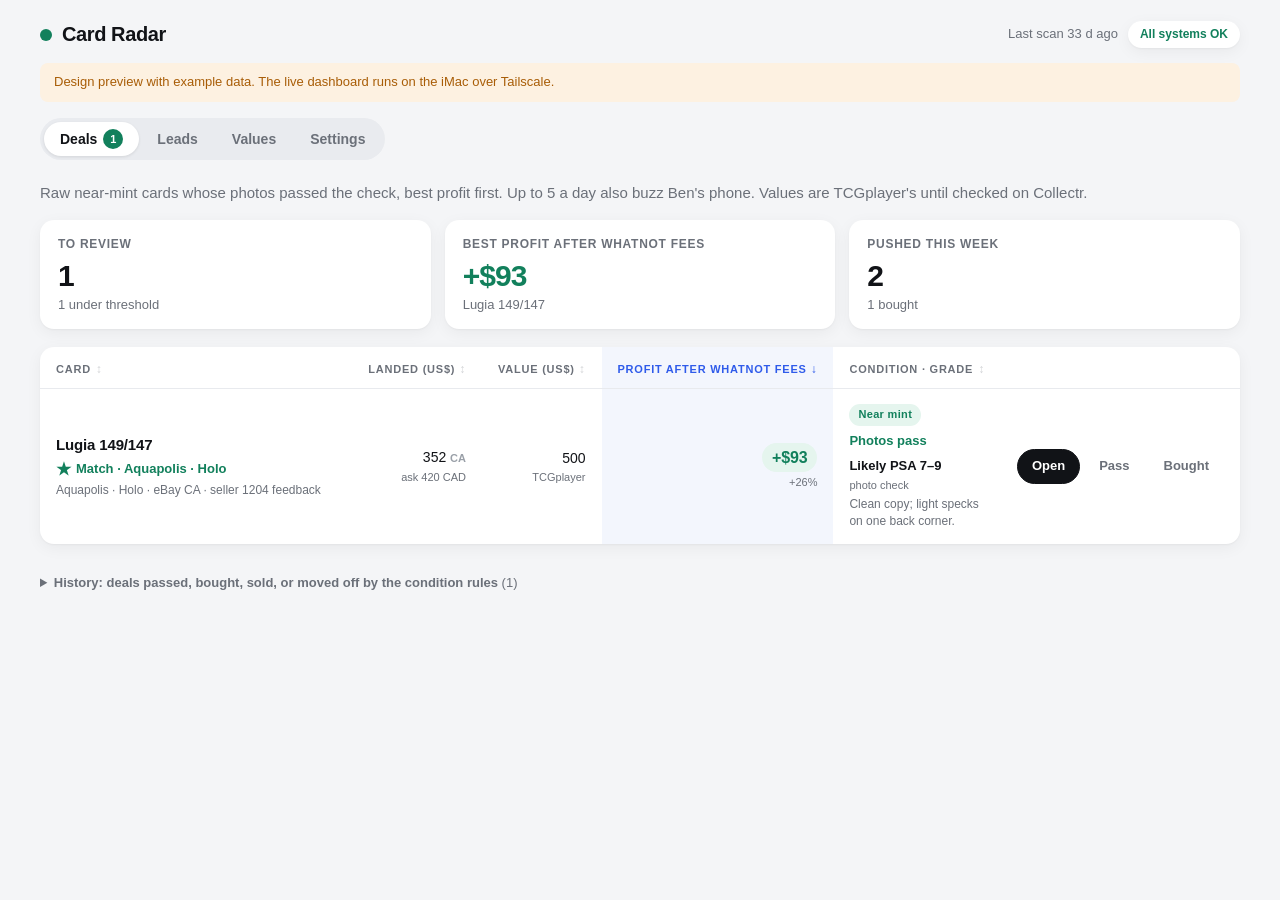
<file: index.html>
<!doctype html>
<html lang="en">
<head>
<meta charset="utf-8">
<meta name="viewport" content="width=device-width, initial-scale=1, viewport-fit=cover">
<title>Card Radar</title>
<link rel="stylesheet" href="dashboard/style.css">
</head>
<body>
<div class="wrap">
<header>
  <h1><span class="radar" aria-hidden="true"></span>Card Radar</h1>
  <div class="status"><span class="sub" id="scaninfo">Loading…</span><a href="#settings" class="syspill" id="syspill">…</a></div>
</header>

<nav class="views" id="views" aria-label="Views">
  <a href="#deals" data-view="deals">Deals <span class="badge" id="n-deals"></span></a>
  <a href="#leads" data-view="leads">Leads <span class="badge" id="n-leads"></span></a>
  <a href="#values" data-view="values">Values</a>
  <a href="#settings" data-view="settings">Settings</a>
</nav>

<main>
  <section data-panel="deals">
    <p class="lede" id="dealslede">Everything pushed to your phone that you haven't passed on or bought yet.</p>
    <div class="tiles" id="tiles"></div>
    <div class="tbl"><table id="deals">
      <thead><tr><th class="col-card" data-sort="card">Card</th><th class="num" data-sort="landed">Landed (US$)</th><th class="num" data-sort="value">Value (US$)</th><th class="num" data-sort="ret">Profit after Whatnot fees</th><th data-sort="cond">Condition · grade</th><th></th></tr></thead>
      <tbody></tbody></table></div>
    <div class="pager" id="pg-deals"></div>
    <details class="history">
      <summary>History: deals passed, bought, sold, or moved off by the condition rules <span class="count" id="n-log"></span></summary>
      <div class="tbl"><table id="log" class="log">
        <thead><tr><th class="col-card">Card</th><th class="num">Landed</th><th class="num">Value</th><th>Decision</th><th>Outcome</th></tr></thead>
        <tbody></tbody></table></div>
      <div class="pager" id="pg-log"></div>
    </details>
  </section>

  <section data-panel="leads" hidden>
    <div class="sectionhead">
      <p class="lede">Everything the scouts found. Start with “Worth a look”.</p>
      <div class="seg" id="feedtabs" role="tablist"></div>
    </div>
    <p class="note callout" id="feednote" hidden>TCGplayer rows show the cheapest copy for sale. Its condition isn't shown and it's usually played, so check the listing before buying. These never push to your phone.</p>
    <div class="tbl"><table id="feed">
      <thead><tr><th class="col-card" data-sort="card">Card</th><th data-sort="where">Where</th><th class="num" data-sort="landed">Landed (US$)</th><th class="num" data-sort="value">Value (US$)</th><th class="num" data-sort="ret">Profit after Whatnot fees</th><th>Why</th></tr></thead>
      <tbody></tbody></table></div>
    <div class="pager" id="pg-feed"></div>
  </section>

  <section data-panel="values" hidden>
    <div class="sectionhead">
      <p class="lede">The value each alert compares against. Your Collectr number wins over TCGplayer.</p>
      <select id="valtarget" aria-label="Target"></select>
    </div>
    <div class="tbl"><table id="values">
      <thead><tr><th class="col-card" data-sort="card">Card</th><th class="num" data-sort="tcg">TCGplayer</th><th class="num" data-sort="collectr">Collectr</th></tr></thead>
      <tbody></tbody></table></div>
    <div class="pager" id="pg-values"></div>
    <details class="bulk" id="bulk">
      <summary>Paste several Collectr values at once</summary>
      <p class="note">One card per line: card number, then the value. Add 1st, unlimited or reverse when a number has more than one version.</p>
      <textarea id="bulktext" rows="6" placeholder="H14 214.50&#10;149/147 520&#10;6 1st 1000"></textarea>
      <div class="bulkrow"><button class="primary" id="bulksave" type="button">Save for this target</button><span class="note" id="bulkresult"></span></div>
    </details>
  </section>

  <section data-panel="settings" hidden>
    <h2>What buzzes Ben's phone</h2>
    <div class="seg" id="pushmode" role="tablist">
      <button role="tab" data-push="1">Every new listing</button>
      <button role="tab" data-push="0">Deals only</button>
    </div>
    <p class="note" id="pushnote"></p>
    <h2>Rules</h2>
    <p class="note">Change anything below, then press Save. The next scan uses the new rules; open listings are re-scored straight away.</p>
    <div id="rules"></div>
    <h3>Per-set thresholds</h3>
    <div class="tbl"><table id="targets">
      <thead><tr><th class="col-card">Target</th><th class="num">Push at gap ≥ %</th><th class="num">Min value</th><th class="num">Max landed</th><th>Status</th></tr></thead>
      <tbody></tbody></table></div>
    <details class="more"><summary>More thresholds</summary>
      <div class="tbl"><table id="targets2">
        <thead><tr><th class="col-card">Target</th><th class="num">Watch at gap ≥ %</th><th class="num">Found · 7 days</th></tr></thead>
        <tbody></tbody></table></div>
    </details>
    <details class="more" id="rulelog"><summary>Change log <span class="count" id="n-rulelog"></span></summary>
      <div class="tbl"><table id="rulelogt">
        <thead><tr><th>When</th><th class="col-card">Rule</th><th>Change</th><th></th></tr></thead>
        <tbody></tbody></table></div>
    </details>
    <div class="savebar" id="savebar" hidden><span id="savecount"></span>
      <span class="acts"><button type="button" id="discard">Discard</button><button type="button" class="primary" id="saverules">Save</button></span></div>
    <h2 id="system">System health</h2>
    <div class="tbl"><table id="agents">
      <thead><tr><th>Agent</th><th>Last OK</th><th>Last problem</th></tr></thead>
      <tbody></tbody></table></div>
    <details class="more"><summary>Recent scans</summary>
      <div class="tbl"><table id="runs">
        <thead><tr><th>Scan</th><th class="num">Searches</th><th class="num">Results</th><th class="num">New</th><th class="num">Pushes</th><th>Notes</th></tr></thead>
        <tbody></tbody></table></div>
    </details>
  </section>
</main>
</div>
<div class="toast" id="toast" role="status" aria-live="polite"></div>
<script src="dashboard/sample.js"></script>
<script src="dashboard/app.js"></script>
</body>
</html>
</file>
<file: dashboard/style.css>
/* Card Radar — light only, Helvetica (Judy). Tokens first, then layout, components, tables, phone. */
:root{
  --page:#f4f5f7; --card:#fff; --fg:#111317; --muted:#6b7079; --faint:#9aa0a8;
  --line:#e8eaee; --line-strong:#d9dce2; --hover:#f8f9fb; --sorted:#f3f6fd;
  --accent:#2f5bea; --accent-soft:#eaf0fe;
  --good:#12805c; --good-soft:#e5f5ee; --warn:#a85d07; --warn-soft:#fdf1e1; --bad:#c0362c; --bad-soft:#fdecea;
  --listed:#2f5bea; --listed-soft:#eaf0fe; --seen:#7c828b;
  --radius:14px; --radius-sm:8px;
  --shadow:0 1px 2px rgba(17,19,23,.04),0 4px 16px rgba(17,19,23,.05);
  --font:"Helvetica Neue",Helvetica,Arial,sans-serif; color-scheme:light;
}
*{box-sizing:border-box}
html,body{margin:0}
body{background:var(--page);color:var(--fg);font-family:var(--font);font-size:14px;line-height:1.45;-webkit-font-smoothing:antialiased;
  padding-block:0 56px;padding-left:max(16px,env(safe-area-inset-left,0px));padding-right:max(16px,env(safe-area-inset-right,0px))}
.wrap{max-width:1200px;margin:0 auto;min-width:0}
section,main{min-width:0}

/* ---- top bar + views ---- */
header{display:flex;flex-wrap:wrap;align-items:center;justify-content:space-between;gap:8px 24px;padding:20px 0 14px}
h1{display:flex;align-items:center;gap:10px;font-size:20px;font-weight:700;letter-spacing:-.02em;margin:0}
.radar{position:relative;width:12px;height:12px;border-radius:50%;background:var(--good);flex:none}
.radar::after{content:"";position:absolute;inset:-5px;border-radius:50%;border:2px solid var(--good);opacity:0;animation:ping 2.4s ease-out infinite}
@keyframes ping{0%{transform:scale(.4);opacity:.7}100%{transform:scale(1.4);opacity:0}}
.status{display:flex;flex-wrap:wrap;align-items:center;gap:10px;min-width:0}
.sub{color:var(--muted);font-size:13px}
.sub b{color:var(--fg);font-weight:600}
.syspill{font-size:12px;font-weight:600;padding:5px 12px;border-radius:999px;text-decoration:none;background:var(--card);color:var(--muted);box-shadow:var(--shadow)}
.syspill.ok{color:var(--good)} .syspill.bad{background:var(--bad-soft);color:var(--bad);box-shadow:none}

.views{display:inline-flex;gap:2px;padding:4px;margin:0 0 22px;background:#e9ebef;border-radius:999px;max-width:100%;overflow-x:auto;scrollbar-width:none}
.views::-webkit-scrollbar{display:none}
.views a{display:flex;align-items:center;gap:6px;padding:7px 16px;border-radius:999px;font-weight:600;font-size:14px;color:var(--muted);text-decoration:none;white-space:nowrap;transition:background .15s,color .15s}
.views a:hover{color:var(--fg)}
.views a[aria-current="page"]{background:var(--card);color:var(--fg);box-shadow:0 1px 3px rgba(17,19,23,.1)}
.badge{display:inline-block;min-width:20px;padding:0 6px;border-radius:999px;font-size:11px;font-weight:700;line-height:20px;text-align:center;background:var(--line);color:var(--muted)}
.badge:empty{display:none}
.badge.hot{background:var(--good);color:#fff}

h2{font-size:15px;font-weight:700;letter-spacing:-.01em;margin:32px 0 12px}
main h2:first-child{margin-top:4px}
.lede{color:var(--muted);margin:0 0 16px;font-size:15px}
.sectionhead{display:flex;flex-wrap:wrap;align-items:center;justify-content:space-between;gap:10px 16px;margin-bottom:14px}
.sectionhead .lede{margin:0}
.note{font-size:13px;color:var(--muted);margin:10px 0 0}
.callout{background:var(--card);border-radius:var(--radius-sm);padding:10px 14px;margin:0 0 14px;box-shadow:var(--shadow)}
.example-banner{background:var(--warn-soft);color:var(--warn);font-size:13px;padding:10px 14px;border-radius:var(--radius-sm);margin:0 0 16px}

/* ---- stat tiles ---- */
.tiles{display:grid;grid-template-columns:repeat(3,minmax(0,1fr));gap:14px;margin:0 0 18px}
.tile{background:var(--card);border-radius:var(--radius);padding:16px 18px;box-shadow:var(--shadow);min-width:0}
.tile .k{font-size:12px;font-weight:600;color:var(--muted);text-transform:uppercase;letter-spacing:.06em}
.tile .v{font-size:30px;font-weight:700;letter-spacing:-.03em;font-variant-numeric:tabular-nums;margin-top:6px;overflow-wrap:anywhere;line-height:1.15}
.tile .v small{display:block;font-size:13px;font-weight:500;letter-spacing:0;color:var(--muted);margin-top:4px}
.tiles .tile:nth-child(2) .v{color:var(--good)}

/* ---- segmented controls ---- */
.seg{display:inline-flex;gap:2px;padding:3px;background:#e9ebef;border-radius:999px;max-width:100%;overflow-x:auto;scrollbar-width:none}
.seg::-webkit-scrollbar{display:none}
.seg button{font:inherit;font-size:13px;font-weight:600;color:var(--muted);padding:6px 14px;border:0;border-radius:999px;background:none;cursor:pointer;white-space:nowrap}
.seg button:hover{color:var(--fg)}
.seg button[aria-selected="true"]{background:var(--card);color:var(--fg);box-shadow:0 1px 3px rgba(17,19,23,.1)}
.seg .count{font-weight:500;color:var(--faint);margin-left:5px}
#pushmode{margin-bottom:2px}

/* ---- buttons + inputs ---- */
button,a.btn{font:inherit;font-size:13px;font-weight:600;padding:7px 14px;border-radius:999px;border:1px solid transparent;background:none;color:var(--muted);cursor:pointer;text-decoration:none;transition:background .15s,color .15s,border-color .15s}
button:hover,a.btn:hover{color:var(--fg);background:var(--hover);border-color:var(--line-strong)}
.primary,a.btn.primary{background:var(--fg);border-color:var(--fg);color:#fff}
.primary:hover,a.btn.primary:hover{background:#2a2d33;border-color:#2a2d33;color:#fff}
button:focus-visible,a.btn:focus-visible,input:focus-visible,select:focus-visible,.views a:focus-visible,th[data-sort]:focus-visible{outline:2px solid var(--accent);outline-offset:2px}
.acts{display:flex;gap:4px;white-space:nowrap;align-items:center;justify-content:flex-end}
input.th{font:inherit;width:80px;padding:6px 8px;border:1px solid var(--line);background:var(--hover);border-radius:var(--radius-sm);text-align:right;font-variant-numeric:tabular-nums;margin:-4px 0}
input.th:hover,input.th:focus{border-color:var(--line-strong);background:var(--card)}
select{font:inherit;font-size:13px;font-weight:600;padding:8px 12px;border:0;border-radius:999px;background:var(--card);color:var(--fg);box-shadow:var(--shadow)}

/* ---- tables ---- */
.tbl{background:var(--card);border-radius:var(--radius);box-shadow:var(--shadow);overflow-x:auto}
table{width:100%;border-collapse:collapse;min-width:760px}
th{font-size:11px;text-transform:uppercase;letter-spacing:.07em;color:var(--muted);font-weight:700;text-align:left;padding:14px 16px 10px;border-bottom:1px solid var(--line);white-space:nowrap}
td{padding:14px 16px;border-bottom:1px solid var(--line);vertical-align:middle;font-variant-numeric:tabular-nums;transition:background .12s}
tr:last-child td{border-bottom:0}
tbody tr:hover td{background:var(--hover)}
td.num,th.num{text-align:right;white-space:nowrap}
th.col-card{width:36%}
#values table{min-width:0}

/* sorting: the active header is accent-coloured with an arrow, and its whole column is tinted */
th[data-sort]{cursor:pointer;user-select:none;transition:color .12s}
th[data-sort]:hover{color:var(--fg)}
th[data-sort]::after{content:"↕";margin-left:5px;opacity:.3;font-size:12px}
th.num[data-sort]::after{margin-left:4px}
th[aria-sort="descending"],th[aria-sort="ascending"]{color:var(--accent);background:var(--sorted)}
th[aria-sort="descending"]::after{content:"↓";opacity:1} th[aria-sort="ascending"]::after{content:"↑";opacity:1}
td.sorted{background:var(--sorted)}
tbody tr:hover td.sorted{background:#eaf0fc}

.title{font-weight:700;font-size:15px;letter-spacing:-.01em}
.meta{color:var(--muted);font-size:12px;margin-top:3px}
td a.cardlink{color:inherit;text-decoration:none} td a.cardlink:hover{color:var(--accent)}
.rawtitle{display:-webkit-box;-webkit-line-clamp:2;-webkit-box-orient:vertical;overflow:hidden;color:var(--muted)}
.mine{display:flex;align-items:center;gap:5px;font-size:13px;font-weight:700;color:var(--good);margin:4px 0 2px}
.mine .star{font-size:17px;line-height:1}
#feed tr.onlist td:first-child{box-shadow:inset 3px 0 0 var(--good)}

/* numbers */
.gap{display:inline-block;font-weight:700;font-size:16px;letter-spacing:-.01em}
.gap.c-good{background:var(--good-soft);color:var(--good);padding:3px 10px;border-radius:999px}
.alt{display:block;color:var(--muted);font-size:11px;margin-top:3px}
.unit{color:var(--faint);font-size:11px;font-weight:600}
.src{display:block;color:var(--muted);font-size:11px;font-weight:400;margin-top:2px}
.na{color:var(--faint)}
.c-good{color:var(--good)} .c-warn{color:var(--warn)} .c-bad{color:var(--bad)} .err{color:var(--bad)}

/* labels */
.pill,.tier{display:inline-block;font-size:11px;font-weight:700;letter-spacing:.03em;padding:3px 9px;border-radius:999px;white-space:nowrap}
.pill.good,.pill.active{background:var(--good-soft);color:var(--good)}
.pill.warn,.pill.paused{background:var(--warn-soft);color:var(--warn)}
.pill.bad{background:var(--bad-soft);color:var(--bad)}
.tier.DEAL{background:var(--good-soft);color:var(--good)} .tier.LISTED{background:var(--listed-soft);color:var(--listed)}
.tier.WATCH{background:var(--warn-soft);color:var(--warn)} .tier.SEEN{background:var(--hover);color:var(--seen)}
.tier.REJECT{background:var(--bad-soft);color:var(--bad)}
.reason{color:var(--muted);font-size:12px;margin-top:4px;max-width:34ch}
.grade{font-size:13px;font-weight:600;margin-top:6px;white-space:nowrap}
.ph-pass{color:var(--good)} .ph-fail{color:var(--bad)} .ph-unsure{color:var(--warn)}
.gnote{color:var(--muted);font-size:12px;margin-top:2px;max-width:28ch}
.reason.c-warn{color:var(--warn)}

/* row states */
tr.focus td{background:var(--accent-soft)}
tr.focus td:first-child{box-shadow:inset 3px 0 0 var(--accent)}
tr.decided td{opacity:.45}
.log td{color:var(--muted)}
.empty{padding:36px 16px;color:var(--muted);text-align:center}

/* ---- paging, details, bulk paste, toast ---- */
.pager{display:flex;align-items:center;justify-content:space-between;gap:8px;margin-top:12px;font-size:13px;color:var(--muted)}
.pager:empty{display:none}
.pager .acts{gap:6px}
.pager button{background:var(--card);color:var(--fg);box-shadow:var(--shadow)}
.pager button:disabled{opacity:.4;cursor:default;box-shadow:none}
details.history,details.more{margin-top:24px}
details summary{cursor:pointer;font-weight:600;font-size:13px;color:var(--muted);padding:6px 0}
details summary:hover{color:var(--fg)}
details[open] > summary{margin-bottom:10px}
.count{font-weight:400}
.bulk{margin-top:16px;background:var(--card);border-radius:var(--radius);padding:12px 16px;box-shadow:var(--shadow)}
.bulk textarea{display:block;width:100%;font:13px/1.5 ui-monospace,Menlo,monospace;padding:10px;border:1px solid var(--line);border-radius:var(--radius-sm);margin-top:8px;background:var(--hover);color:var(--fg)}
.bulkrow{display:flex;flex-wrap:wrap;align-items:center;gap:8px 12px;margin-top:10px}
.bulkrow .note{margin:0}
.toast{position:fixed;left:50%;bottom:calc(20px + env(safe-area-inset-bottom,0px));transform:translate(-50%,8px);background:var(--fg);color:#fff;padding:10px 16px;border-radius:999px;font-size:13px;font-weight:600;opacity:0;transition:opacity .2s,transform .2s;box-shadow:0 8px 24px rgba(17,19,23,.2)}
.toast.show{opacity:1;transform:translate(-50%,0)}
.tbl.scroll{max-height:480px;overflow:auto}
.tbl.scroll th{position:sticky;top:0;z-index:1;background:var(--card)}
.spaced{margin-top:12px}

@media (prefers-reduced-motion:reduce){*{transition:none!important;animation:none!important}}

/* ---- phone: each deal becomes a card; return and buttons always visible ---- */
@media (max-width:600px){
  header{padding-top:16px}
  .tiles{grid-template-columns:1fr 1fr;gap:10px} .tiles .tile:last-child{grid-column:1/-1}
  .tile{padding:14px} .tile .v{font-size:24px}
  .views{display:flex}
  #deals{min-width:0}
  #deals thead{display:none}
  #deals tr{display:grid;grid-template-columns:1fr auto;grid-template-areas:"card card" "landed value" "cond gap" "acts acts";gap:10px 12px;padding:16px;border-bottom:1px solid var(--line)}
  #deals tr:last-child{border-bottom:0}
  #deals td{display:block;border:0;padding:0;text-align:left;background:none}
  #deals td.c-card{grid-area:card;min-width:0} #deals td.c-gap{grid-area:gap;text-align:right}
  #deals td.c-landed{grid-area:landed} #deals td.c-value{grid-area:value;text-align:right}
  #deals td.c-cond{grid-area:cond;align-self:center} #deals td.c-acts{grid-area:acts}
  #deals td.c-acts .acts{justify-content:flex-start}
  #deals td.c-acts .btn.primary{flex:1;text-align:center}
  #deals td[data-label]::before{content:attr(data-label);display:block;font-size:11px;font-weight:700;color:var(--muted);text-transform:uppercase;letter-spacing:.06em;margin-bottom:2px}
  #deals .gap{font-size:18px}
  #deals tr.focus{background:var(--accent-soft)} #deals tr.focus td:first-child{box-shadow:none}
  #deals .empty{grid-column:1/-1}
}
.radar.down{background:var(--bad)} .radar.down::after{border-color:var(--bad)}
/* Settings -> Rules */
h3{font-size:13px;font-weight:700;color:var(--muted);text-transform:uppercase;letter-spacing:.04em;margin:24px 0 8px}
.rules{background:var(--card);border-radius:var(--radius);box-shadow:var(--shadow);margin:0 0 14px}
.rules h4{font-size:13px;font-weight:700;margin:0;padding:12px 16px 4px}
.rule{display:flex;align-items:center;justify-content:space-between;gap:16px;padding:10px 16px;border-top:1px solid var(--line)}
.rules h4 + .rule{border-top:0}
.rule .lab{font-size:14px;font-weight:600}
.rule .help{font-size:12px;color:var(--muted);margin-top:2px}
.rule .ctl{flex:none;display:flex;gap:6px;flex-wrap:wrap;justify-content:flex-end}
.rule.dirty .lab::after{content:" · unsaved";color:var(--warn);font-weight:600;font-size:12px}
.chip{font:inherit;font-size:13px;font-weight:600;padding:5px 12px;border-radius:999px;border:1px solid var(--line-strong);background:var(--card);color:var(--muted);cursor:pointer}
.chip[aria-pressed="true"]{background:var(--fg);border-color:var(--fg);color:#fff}
.rule input.rv{width:96px;text-align:right;font:inherit;font-size:14px;padding:6px 10px;border:1px solid var(--line-strong);border-radius:var(--radius-sm);background:var(--card);color:var(--fg)}
.rule .unit{font-size:13px;color:var(--muted);align-self:center}
details.rules > summary{cursor:pointer;font-size:13px;font-weight:700;padding:12px 16px;list-style:none}
.savebar{position:sticky;bottom:12px;z-index:5;display:flex;align-items:center;justify-content:space-between;gap:12px;margin:16px 0;
  padding:10px 14px;border-radius:var(--radius);background:var(--fg);color:#fff;box-shadow:0 6px 24px rgba(17,19,23,.25)}
.savebar[hidden]{display:none}
.savebar button{font:inherit;font-size:14px;font-weight:600;padding:7px 16px;border-radius:999px;border:1px solid rgba(255,255,255,.4);background:none;color:#fff;cursor:pointer}
.savebar button.primary{background:#fff;color:var(--fg);border-color:#fff}
td.dirty input, td.dirty button{outline:2px solid var(--warn);outline-offset:1px}
@media (max-width:560px){.rule{flex-direction:column;align-items:flex-start}.rule .ctl{justify-content:flex-start}}
.seg[hidden]{display:none}
</file>
